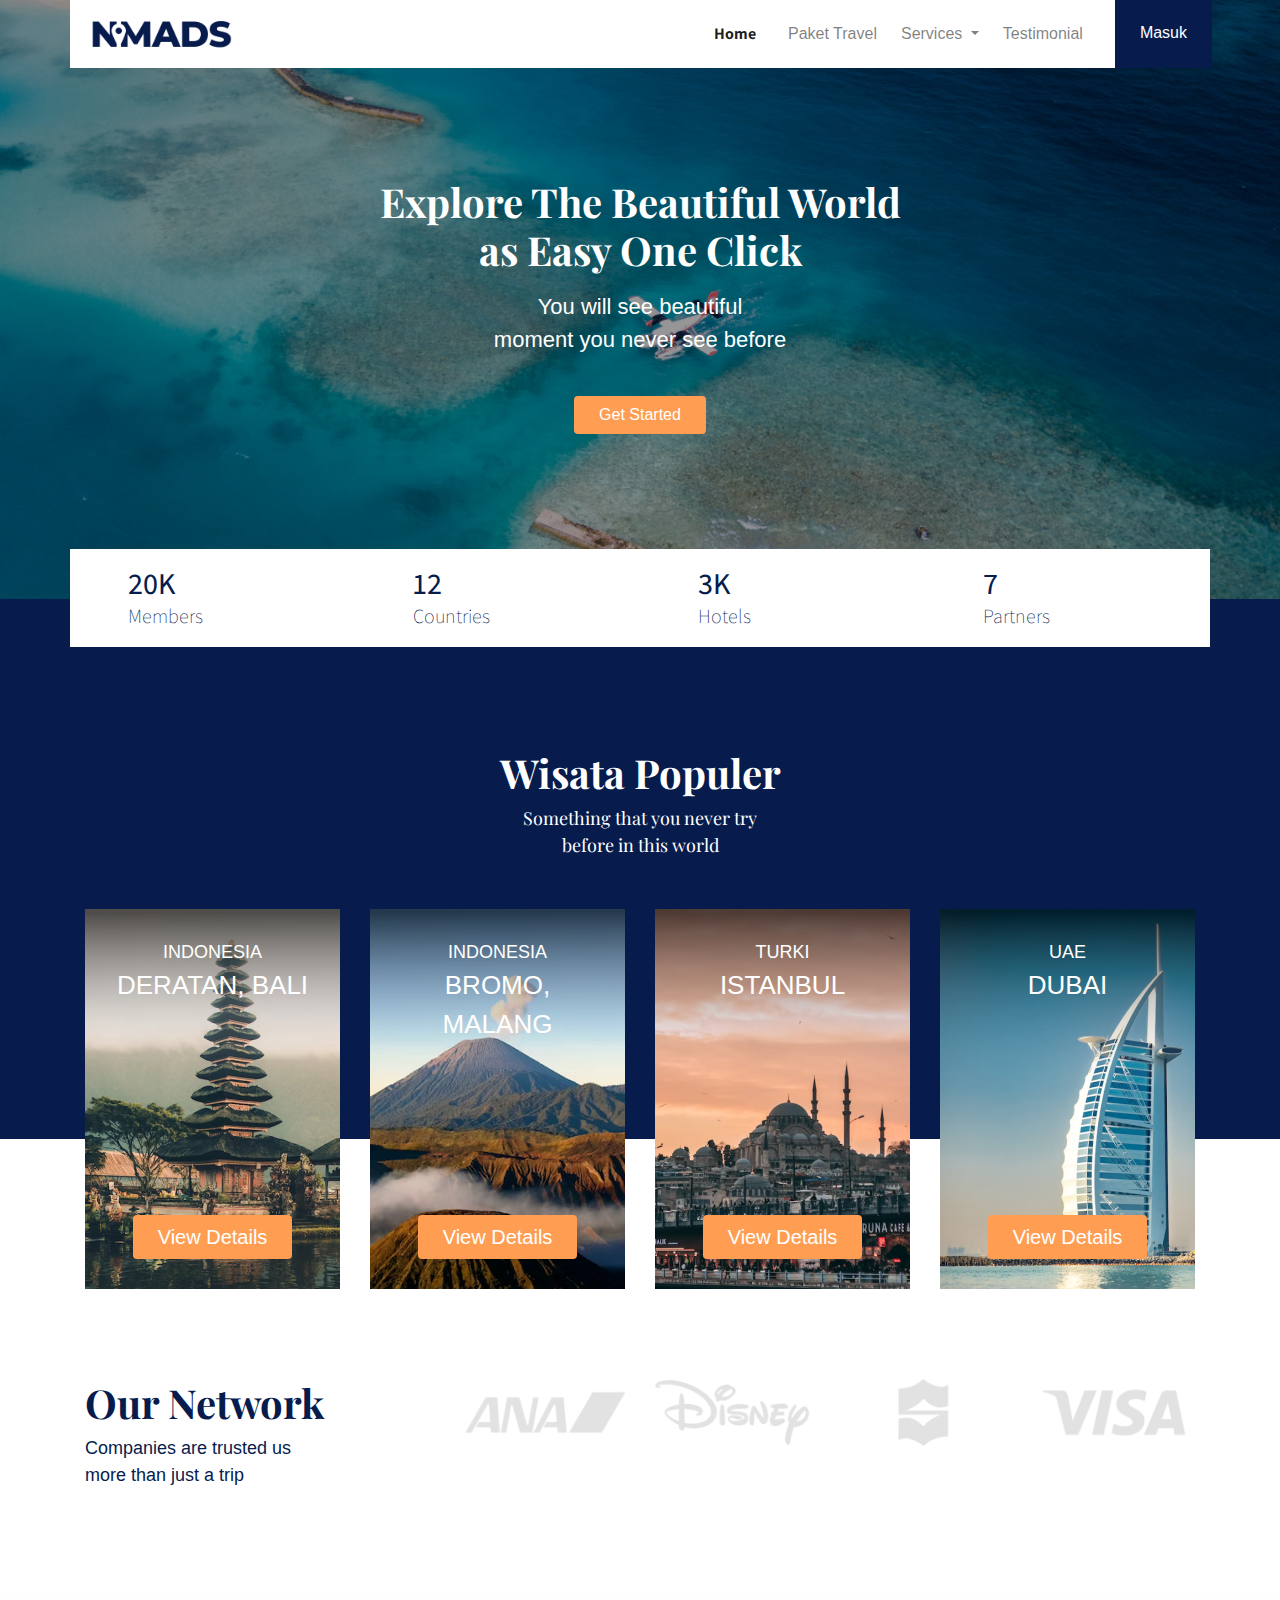
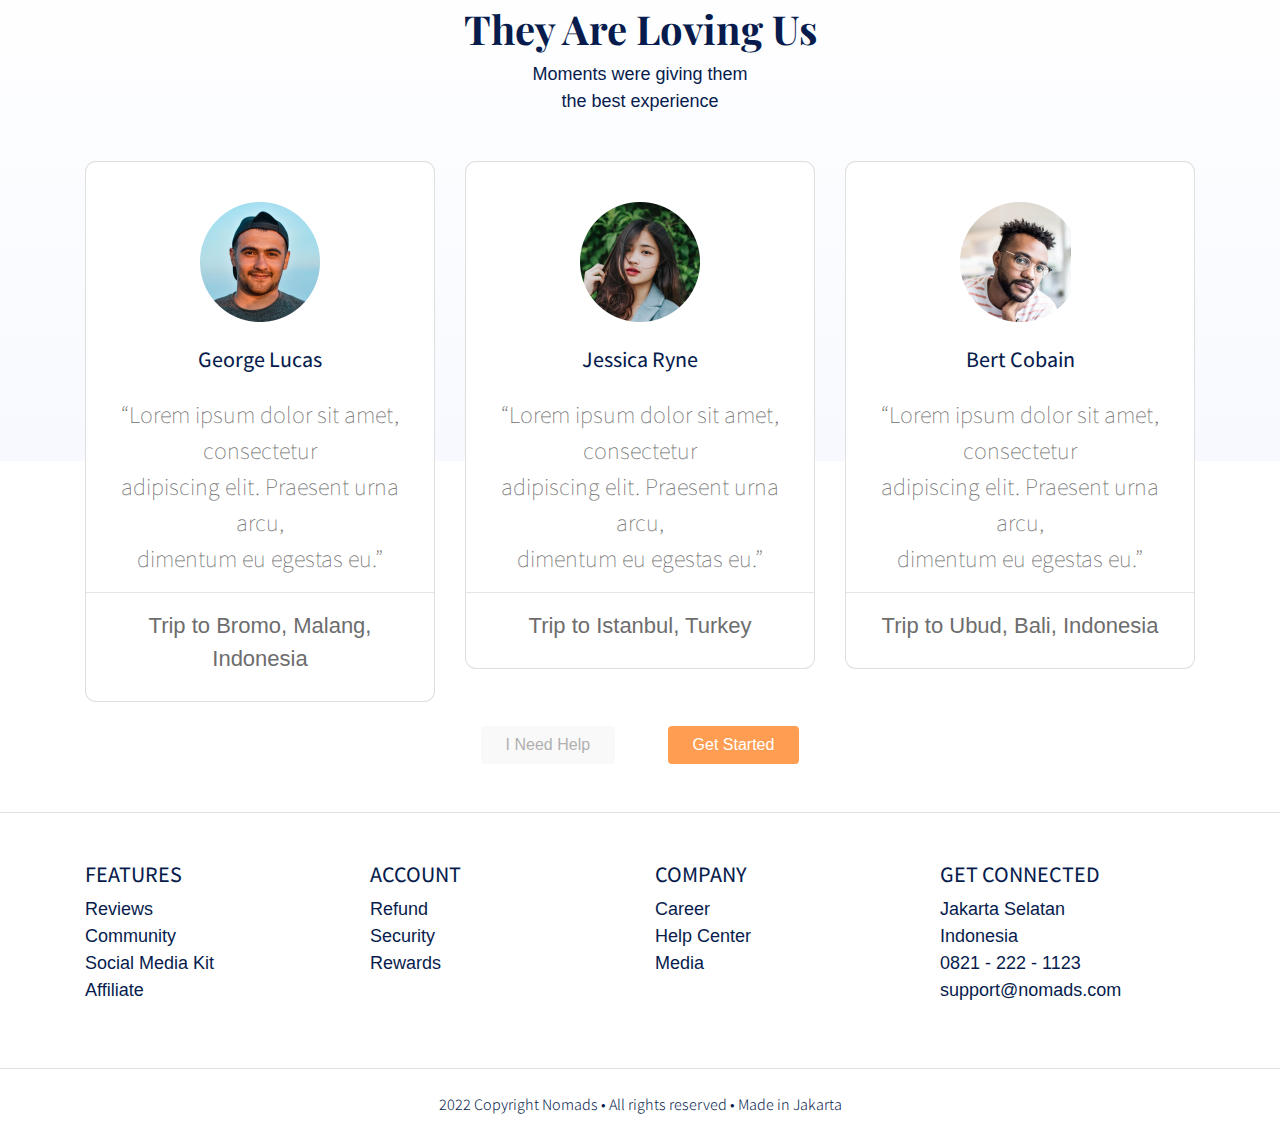
<file: index.html>
<!DOCTYPE html>
<html lang="en">
<head>
    <meta charset="UTF-8">
    <meta http-equiv="X-UA-Compatible" content="IE=edge">
    <meta name="viewport" content="width=device-width, initial-scale=1.0">
    <title>Home</title>
    

    <!-- css -->
    <link rel = "stylesheet" href="libraries/bootstrap/css/bootstrap.css">
    <!-- Karena memakai sass main.csss akan dicompile secara otomatis ke file css  -->
    <link rel ="stylesheet" href="style/main.css">

    <!-- font -->
    <link rel="preconnect" href="https://fonts.googleapis.com">
    <link rel="preconnect" href="https://fonts.gstatic.com" crossorigin>
    <link href="https://fonts.googleapis.com/css2?family=Playfair+Display:ital,wght@0,400;0,600;0,700;1,400&display=swap" rel="stylesheet">

    <link rel="preconnect" href="https://fonts.googleapis.com">
    <link rel="preconnect" href="https://fonts.gstatic.com" crossorigin>
    <link href="https://fonts.googleapis.com/css2?family=Assistant:wght@300;400;600;700&display=swap" rel="stylesheet">
</head>
<body>
        <!-- Navigation -->
    <div class="container">
        <!-- navbar class -->
        <!-- navbar expand lg adalah responsive -->
        <nav class="row navbar navbar-expand-lg navbar-light bg-white">
            <!-- add logo nomads or hero -->
            <a href="#" class="navbar-brand">
                <img src="images/logo_nomads.png" alt="logo nomads" />
            </a>
            <!-- humberger menu -->
            <!-- data-target = id dari isi humberger menu -->
            <button class="navbar-toggler navbar-toggler-right" type="button" 
            data-toggle="collapse" 
            
            data-target="#navb"
            >
                <span class="navbar-toggler-icon" ></span>
            </button>

            <!-- Manu -->
            <div class="collapse navbar-collapse" id="navb">
                <!-- ml = margin left, mr margin right -->
                <ul class="navbar-nav ml-auto mr-3">
                    <!-- Home -->
                    <!-- mx = justify /(margin left-right) -->
                    <li class="nav-item mx-md-2">
                        <a class="nav-link active" href="#">Home</a>
                    </li>
                    <!-- paket travel -->
                    <li class="nav-item mx-md-2">
                        <a class="nav-link" href="">Paket Travel</a>
                    </li>
                    <li class="nav-item dropdown">
                        <a href="#" class="nav-link dropdown-toggle" id="navbardrop" data-toggle="dropdown">
                            Services
                        </a>
                        <div class="dropdown-menu">
                            <a href="#" class="dropdown-item">link1</a>
                            <a href="#" class="dropdown-item">link2</a>
                            <a href="#" class="dropdown-item">link3</a>
                        </div>
                    </li>
                    <li class="nav-item mx-md-2">
                        <a class="nav-link" href="">Testimonial</a>
                    </li>
                </ul>

                <!-- Mobile button -->
                <!-- d-sm = display properties on small screen -->
                <form class="form-inline d-sm-block d-md-none">
                    <button class="btn btn-login  my-2 my-sm-0">Masuk</button>
                </form>
                <!-- Desktop button -->
                <form class="form-inline my-2 my-lg-0 d-none d-md-block">
                    <button class="btn btn-login btn-navbar-right my-2 my-sm-0 px-4">Masuk</button>
                </form>  

                <script src="libraries/retina-1.3.0/retina.min.js"></script>
            </div>
        </nav>
    </div>    
        <!-- Header -->
    <header class="text-center">
            <h1>Explore The Beautiful World 
                <br/>
                as Easy One Click
            </h1>
            <p class="mt-3">
                You will see beautiful 
                <br/>
                moment you never see before
            </p>
            <a href="#" class="btn btn-get-started px-4 mt-4">
                Get Started
            </a>
    </header>
        <!-- Main -->
    <main>
        <div class="container">
            <section class="section-stats row justify-content-center" id="stats">
                <div class="col-3 col-md-3 stats-detail">
                    <h2>20K</h2>
                    <p>Members</p>
                </div>
                <div class="col-3 col-md-3 stats-detail">
                    <h2>12</h2>
                    <p>Countries</p>
                </div>   
                <div class="col-3 col-md-3 stats-detail">
                    <h2>3K</h2>
                    <p>Hotels</p>
                </div> 
                <div class="col-3 col-md-3 stats-detail">
                    <h2>7</h2>
                    <p>Partners</p>
                </div>     
            </section>
        </div>

        <!-- Wisata -->
        <section class="section-popular" id="popular">
            <div class="row">
                <div class="col text-center section-popular-heading">
                    <h2>Wisata Populer</h2>
                    <p>
                        Something that you never try 
                        <br/>
                        before in this world
                    </p>
                </div>
            </div>
        </section>
        <section class="section-popular-content" id="popularContent">
            <!-- Tabel -->
            <div class="container">
                <div class="section-popular-travel row justify-content-center">
                    <div class="col-sm-6 col-md-4 col-lg-3">
                        <div class="card-travel text-center d-flex flex-column"
                        style="background-image: url(images/bali.png)">
                            <div class="travel-country">INDONESIA</div>
                            <div class="travel-location">DERATAN, BALI</div>
                            <div class="travel-button mt-auto">
                                <a href="" class="btn btn-travel-detail px-4">
                                    View Details
                                </a>
                            </div>
                        </div>
                    </div>
                    <div class="col-sm-6 col-md-4 col-lg-3">
                        <div class="card-travel text-center d-flex flex-column"
                        style="background-image: url(images/bromo.png)">
                            <div class="travel-country">INDONESIA</div>
                            <div class="travel-location">BROMO, MALANG</div>
                            <div class="travel-button mt-auto">
                                <a href="" class="btn btn-travel-detail px-4">
                                    View Details
                                </a>
                            </div>
                        </div>
                    </div>
                    <div class="col-sm-6 col-md-4 col-lg-3">
                        <div class="card-travel text-center d-flex flex-column"
                        style="background-image: url(images/istanbul.png)">
                            <div class="travel-country">TURKI</div>
                            <div class="travel-location">ISTANBUL</div>
                            <div class="travel-button mt-auto">
                                <a href="" class="btn btn-travel-detail px-4">
                                    View Details
                                </a>
                            </div>
                        </div>
                    </div>
                    <div class="col-sm-6 col-md-4 col-lg-3">
                        <div class="card-travel text-center d-flex flex-column"
                        style="background-image: url(images/dubai.png)">
                            <div class="travel-country">UAE</div>
                            <div class="travel-location">DUBAI</div>
                            <div class="travel-button mt-auto">
                                <a href="details.html" class="btn btn-travel-detail px-4">
                                    View Details
                                </a>
                            </div>
                        </div>
                    </div>
                    
                </div>
            </div>
        </section>

        <!-- Network -->
        <section class="section-network">
            <div class="container">
                <div class="row">
                    <div class="col-md-4">
                        <h2>Our Network</h2>
                        <p>Companies are trusted us 
                            <br>
                            more than just a trip
                        </p>
                    </div>
                    <div class="col-md-8">
                        <img src="images/network_partner.png" alt="" class="img-partner">
                    </div>
                </div>
            </div>
        </section>

        <!-- Testimonial -->
        <section class="section-testimonials">
            <div class="row">
                <div class="col text-center section-testimonials-heading">
                    <h2>They Are Loving Us</h2>
                    <p>
                        Moments were giving them 
                        <br>
                        the best experience
                    </p>
                </div>
            </div>
        </section>
        <section class="section-testimonials-content">
            <div class="container">
                <div class="section-testimonials-person row justify-content-center">
                    <div class="col-sm-6 col-md-6 col-lg-4">
                        <div class="card card-testimonials text-center">
                            <div class="testimonial-content">
                                <img src="images/face1.png" alt="" class="mb-4">
                                <h3 class="mb-4">George Lucas</h3>
                                <p class="testimonial">
                                    “Lorem ipsum dolor sit amet, consectetur
                                    <br>
                                    adipiscing elit. Praesent urna arcu, 
                                    <br>
                                    dimentum eu egestas eu.”
                                </p>
                                <hr>
                                <p class="trip-to mt-2">Trip to Bromo, Malang, Indonesia</p>
                            </div>
                        </div>
                    </div>
                    <div class="col-sm-6 col-md-6 col-lg-4">
                        <div class="card card-testimonials text-center">
                            <div class="testimonial-content">
                                <img src="images/face2.png" alt="" class="mb-4">
                                <h3 class="mb-4">Jessica Ryne</h3>
                                <p class="testimonial">
                                    “Lorem ipsum dolor sit amet, consectetur
                                    <br>
                                    adipiscing elit. Praesent urna arcu, 
                                    <br>
                                    dimentum eu egestas eu.”
                                </p>
                                <hr>
                                <p class="trip-to mt-2">Trip to Istanbul,  Turkey</p>
                            </div>
                        </div>
                    </div>
                    <div class="col-sm-6 col-md-6 col-lg-4">
                        <div class="card card-testimonials text-center">
                            <div class="testimonial-content">
                                <img src="images/face3.png" alt="" class="mb-4">
                                <h3 class="mb-4">Bert Cobain</h3>
                                <p class="testimonial">
                                    “Lorem ipsum dolor sit amet, consectetur
                                    <br>
                                    adipiscing elit. Praesent urna arcu, 
                                    <br>
                                    dimentum eu egestas eu.”
                                </p>
                                <hr>
                                <p class="trip-to mt-2">Trip to Ubud, Bali, Indonesia</p>
                            </div>
                        </div>
                    </div>
                    
                </div>
                <div class="row">
                    <div class="col-12 text-center">
                        <a href="" class="btn help-btn mx-4 mt-1 px-4">I Need Help</a>
                        <a href="" class="btn get-started-btn mx-4 mt-1 px-4">Get Started</a>
                    </div>
                </div>
            </div>
        </section>
    </main>
    <!-- Footer -->
    <footer class="section-footer mt-5 mb-4 border-top">
        <div class="container pt-5 pb-5">
            <div class="row justify-content-center">
                <div class="col-12">
                    <div class="row">
                        <div class="col-12 col-lg-3">
                            <h5>FEATURES</h5>
                            <ul class="list-unstyled">
                                <li><a href="">Reviews</a></li>
                                <li><a href="">Community</a></li>
                                <li><a href="">Social Media Kit</a></li>
                                <li><a href="">Affiliate</a></li>
                            </ul>
                        </div>
                        <div class="col-12 col-lg-3">
                            <h5>ACCOUNT</h5>
                            <ul class="list-unstyled">
                                <li><a href="">Refund</a></li>
                                <li><a href="">Security</a></li>
                                <li><a href="">Rewards</a></li>
                            </ul>
                        </div>
                        <div class="col-12 col-lg-3">
                            <h5>COMPANY</h5>
                            <ul class="list-unstyled">
                                <li><a href="">Career</a></li>
                                <li><a href="">Help Center</a></li>
                                <li><a href="">Media</a></li>
                            </ul>
                        </div>
                        <div class="col-12 col-lg-3">
                            <h5>GET CONNECTED</h5>
                            <ul class="list-unstyled">
                                <li><a href="">Jakarta Selatan</a></li>
                                <li><a href="">Indonesia</a></li>
                                <li><a href="">0821 - 222 - 1123</a></li>
                                <li><a href="">support@nomads.com</a></li>
                            </ul>
                        </div>
                    </div>
                </div>
                
            </div>

        </div>
        <div class="container-fluid">
            <div class="row border-top justify-content-center align-items-center pt-4">
                <div class="col-auto text-gray-500 font-weight-light">
                    2022 Copyright Nomads • All rights reserved • Made in Jakarta 
                </div>
            </div>
        </div>
    </footer>

    
    <script src="libraries/retina-1.3.0/retina.min.js"></script>
    <script src="libraries/jquery-3.6.4.min.js"></script>
    <script src="script/bootstrap.js"></script>
</body>
</html>
</file>
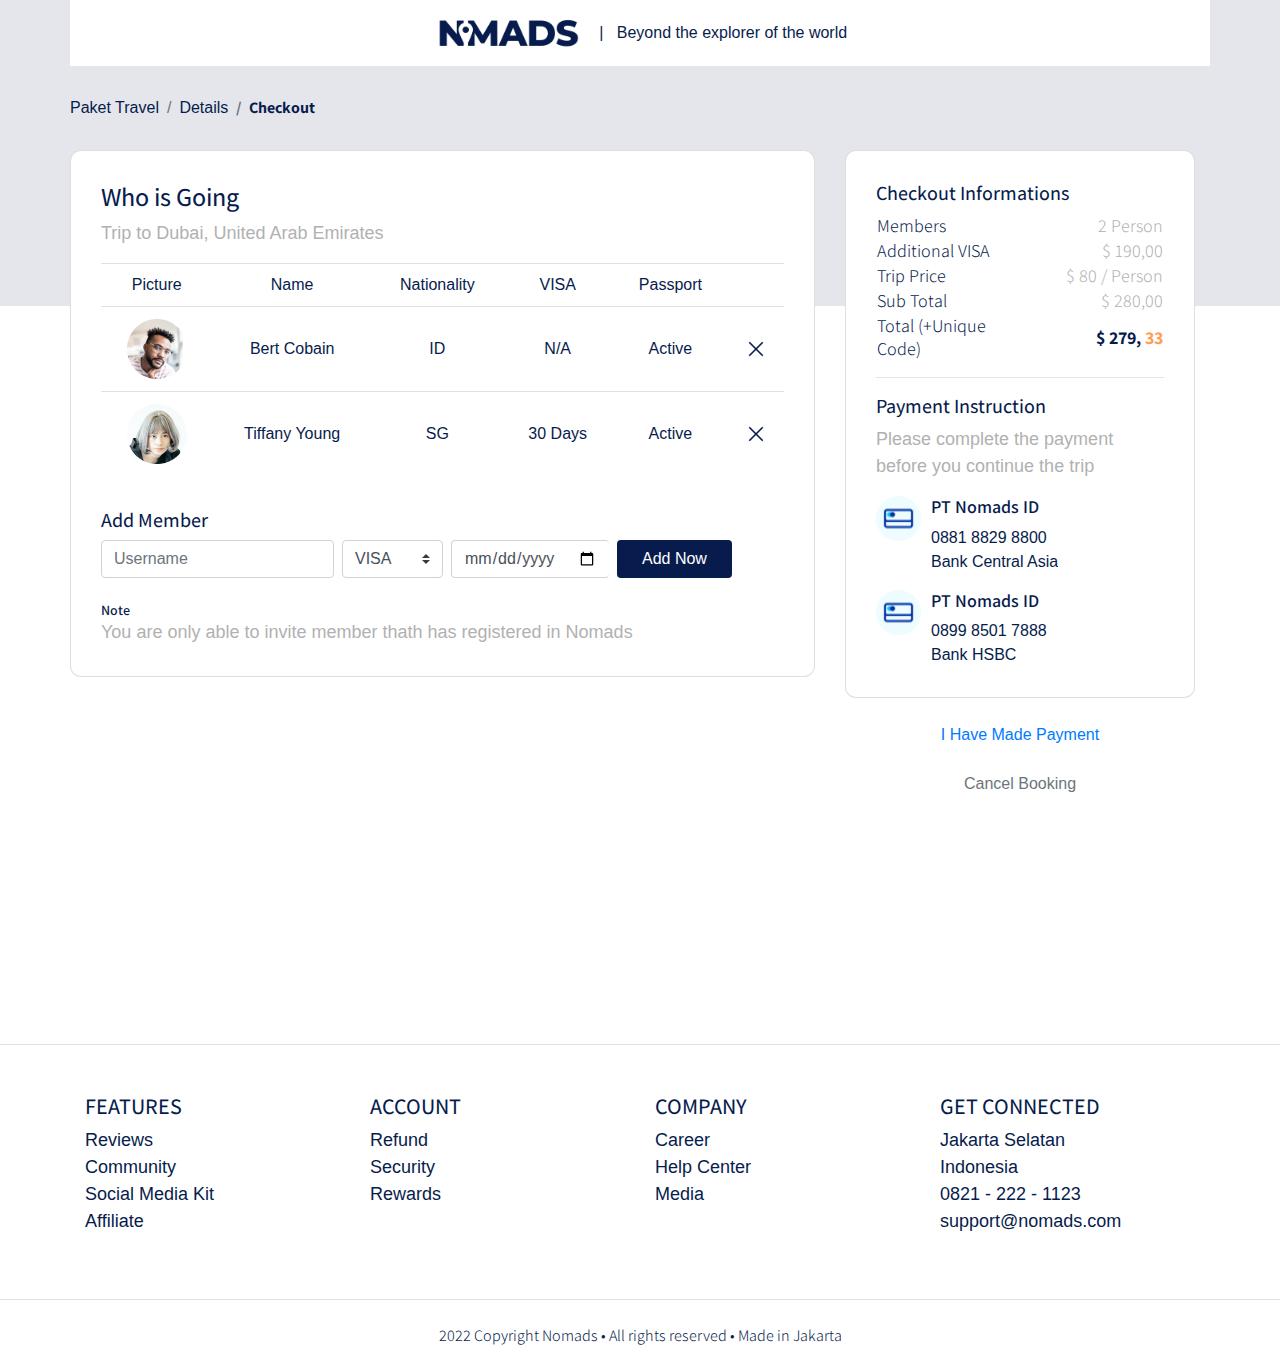
<file: checkout.html>
<!DOCTYPE go>
<html lang="en">
<head>
    <meta charset="UTF-8">
    <meta http-equiv="X-UA-Compatible" content="IE=edge">
    <meta name="viewport" content="width=device-width, initial-scale=1.0">
    <title>Checkout</title>
    

    <!-- css -->
    <link rel = "stylesheet" href="libraries/bootstrap/css/bootstrap.css">
    <link rel ="stylesheet" href="style/main.css">
    <link rel="stylesheet" href="libraries/xzoom/xzoom.css">

    <!-- font -->
    <link rel="preconnect" href="https://fonts.googleapis.com">
    <link rel="preconnect" href="https://fonts.gstatic.com" crossorigin>
    <link href="https://fonts.googleapis.com/css2?family=Playfair+Display:ital,wght@0,400;0,600;0,700;1,400&display=swap" rel="stylesheet">

    <link rel="preconnect" href="https://fonts.googleapis.com">
    <link rel="preconnect" href="https://fonts.gstatic.com" crossorigin>
    <link href="https://fonts.googleapis.com/css2?family=Assistant:wght@300;400;600;700&display=swap" rel="stylesheet">
</head>
<body>
        <!-- Navigation -->
    <div class="container">
        <!-- navbar class -->
        <!-- navbar expand lg adalah responsive -->
        <nav class="row navbar navbar-expand-lg navbar-light bg-white">
            <div class="navbar-nav ml-auto mr-auto mr-sm-auto mr-lg-0 mr-md-auto">
                <a href="index.html" class="navbar-brand">
                    <img src="images/logo_nomads.png">
                </a>
            </div>    
            <ul class="navbar-nav mr-auto d-none d-lg-block">
                <li>
                    <span class="test-muted">
                        | &nbsp; Beyond the explorer of the world
                    </span>
                </li>
            </ul>        
        </nav>
    </div>    
    
    <!-- Main -->
    <main>
        <section class="section-details-header"></section>
        <section class="section-details-content">
            <div class="container">
                <div class="row">
                    <div class="col p-0">
                        <nav>
                            <ol class="breadcrumb">
                                <li class="breadcrumb-item">Paket Travel</li>
                                <li class="breadcrumb-item">Details</li>
                                <li class="breadcrumb-item active">Checkout</li>
                            </ol>
                        </nav>
                    </div>
                </div>
                <div class="row">
                    <div class="col-lg-8 pl-lg-0">
                        <div class="card card-details">
                            <h1>Who is Going</h1>
                            <p>Trip to Dubai, United Arab Emirates</p>
                            <div class="attendee">
                                <table class="table table-responsive-sm text-center">
                                    <thead>
                                        <tr>
                                            <td >Picture</td>
                                            <td>Name</td>
                                            <td>Nationality</td>
                                            <td>VISA</td>
                                            <td>Passport</td>
                                            <td></td>
                                        </tr>
                                    </thead>
                                    <tbody>
                                        <thead>
                                            <tr >
                                                <td class="align-middle"><img src="images/attendee1.png" alt=""></td>
                                                <td class="align-middle">Bert Cobain</td>
                                                <td class="align-middle">ID</td>
                                                <td class="align-middle">N/A</td>
                                                <td class="align-middle">Active</td>
                                                <td class="align-middle">
                                                    <a href="">
                                                        <img src="images/iccon_remove 1.png" alt="">
                                                    </a>
                                                </td>
                                            </tr>
                                            <tr>
                                                <td class="align-middle"><img src="images/attendee2.png" alt=""></td>
                                                <td class="align-middle">Tiffany Young</td>
                                                <td class="align-middle">SG</td>
                                                <td class="align-middle">30 Days</td>
                                                <td class="align-middle">Active</td>
                                                <td class="align-middle">
                                                    <a href="">
                                                        <img src="images/iccon_remove 1.png" alt="">
                                                    </a>
                                                </td>
                                            </tr>
                                        </thead>
                                    </tbody>

                                </table>
                            </div>
                            <div class="member mt-3">
                                <h2>Add Member</h2>
                                <form class="form-inline">
                                    <label for="inputUsername" class="sr-only">Name</label>
                                    <input type="text" class="form-control mb-2 mr-sm-2" id="inputUsername" placeholder="Username">
                                    <label for="inputVisa" class="sr-only">VISA</label>
                                    <select name="" id="" class="custom-select mb-2 mr-sm-2">
                                        <option value="VISA" selected>VISA</option>
                                        <option value="30 Days">30 Days</option>
                                        <option value="N/A">N/A</option>
                                    </select>
                                    <label for="inputDOE" class="sr-only">InputDOE</label>
                                    <input type="date" class="form-control mb-2 mr-sm-2" id="inputDOE" placeholder="DOE Password">
                                    <button class="btn btn-add-now mb-2 px-4">
                                        Add Now
                                    </button>
                                </form>
                                <h3 class="mt-2 mb-0">Note</h3>
                                <p class="disclaimer mb-0">You are only able to invite member thath has registered in Nomads</p>
                            </div>
                        </div>
                    </div>
                    <div class="col-lg-4">
                        <div class="card card-details card-right">
                            <h2>Checkout Informations</h2>
                            <table class="trip-informations">
                                <tr>
                                    <th width="50%">Members</th>
                                    <td width="50%" class="text-right">
                                        2 Person
                                    </td>
                                </tr>
                                <tr>
                                    <th width="50%">Additional VISA</th>
                                    <td width="50%" class="text-right">
                                        $ 190,00
                                    </td>
                                </tr>
                                <tr>
                                    <th width="50%">Trip Price</th>
                                    <td width="50%" class="text-right">
                                        $ 80 / Person
                                    </td>
                                </tr>
                                <tr>
                                    <th width="50%">Sub Total</th>
                                    <td width="50%" class="text-right">
                                        $ 280,00
                                    </td>
                                </tr>
                                <tr>
                                    <th width="50%">Total (+Unique Code)</th>
                                    <td width="50%" class="text-right text-total">
                                        <span class="blue-text">$ 279,</span>
                                        <span class="orange-text">33</span>
                                    </td>
                                </tr>
                            </table>
                            <hr>
                            <h2>Payment Instruction</h2>
                            <p class="payment-instruction">
                                Please complete the payment before you continue the trip
                            </p>
                            <div class="bank">
                                <div class="bank-item pb-3">
                                    <img
                                      src="images/icon_payment.png"
                                      alt=""
                                      class="bank-image"
                                    />
                                    <div class="description">
                                      <h3>PT Nomads ID</h3>
                                      <p>
                                        0881 8829 8800
                                        <br />
                                        Bank Central Asia
                                      </p>
                                    </div>
                                    <div class="clearfix"></div>
                                  </div>
                                  <div class="bank-item">
                                    <img
                                      src="images/icon_payment.png"
                                      alt=""
                                      class="bank-image"
                                    />
                                    <div class="description">
                                      <h3>PT Nomads ID</h3>
                                      <p>
                                        0899 8501 7888
                                        <br />
                                        Bank HSBC
                                      </p>
                                    </div>
                                    <div class="clearfix"></div>
                                  </div>
                            </div>
                        </div>
                        <div class="join-container">
                            <a href="success.html" class="btn btn-block btn-join-now mt-3 py-2">I Have Made Payment</a>
                        </div>
                        <div class="text-center mt-3">
                            <a href="" class="text-muted">Cancel Booking</a>
                        </div>
                    </div>
                </div>
            </div>
        </section>
    </main>

    <!-- Footer -->
    <footer class="section-footer mt-5 mb-4 border-top">
        <div class="container pt-5 pb-5">
            <div class="row justify-content-center">
                <div class="col-12">
                    <div class="row">
                        <div class="col-12 col-lg-3">
                            <h5>FEATURES</h5>
                            <ul class="list-unstyled">
                                <li><a href="">Reviews</a></li>
                                <li><a href="">Community</a></li>
                                <li><a href="">Social Media Kit</a></li>
                                <li><a href="">Affiliate</a></li>
                            </ul>
                        </div>
                        <div class="col-12 col-lg-3">
                            <h5>ACCOUNT</h5>
                            <ul class="list-unstyled">
                                <li><a href="">Refund</a></li>
                                <li><a href="">Security</a></li>
                                <li><a href="">Rewards</a></li>
                            </ul>
                        </div>
                        <div class="col-12 col-lg-3">
                            <h5>COMPANY</h5>
                            <ul class="list-unstyled">
                                <li><a href="">Career</a></li>
                                <li><a href="">Help Center</a></li>
                                <li><a href="">Media</a></li>
                            </ul>
                        </div>
                        <div class="col-12 col-lg-3">
                            <h5>GET CONNECTED</h5>
                            <ul class="list-unstyled">
                                <li><a href="">Jakarta Selatan</a></li>
                                <li><a href="">Indonesia</a></li>
                                <li><a href="">0821 - 222 - 1123</a></li>
                                <li><a href="">support@nomads.com</a></li>
                            </ul>
                        </div>
                    </div>
                </div>
                
            </div>

        </div>
        <div class="container-fluid">
            <div class="row border-top justify-content-center align-items-center pt-4">
                <div class="col-auto text-gray-500 font-weight-light">
                    2022 Copyright Nomads • All rights reserved • Made in Jakarta 
                </div>
            </div>
        </div>
    </footer>
    
    
    <script src="libraries/retina-1.3.0/retina.min.js"></script>
    <script src="libraries/jquery-3.6.4.min.js"></script>
    <script src="script/bootstrap.js"></script>
    <script src="libraries/xzoom/xzoom.min.js"></script>
    <script>
        $(document).ready(function() {
            $('.xzoom, .xzoom-gallery').xzoom({
                zoomWidth: 500,
                title:false,
                tint: '#333',
                xoffset: 15
            });
        });
    </script>
</body>
</html>
</file>
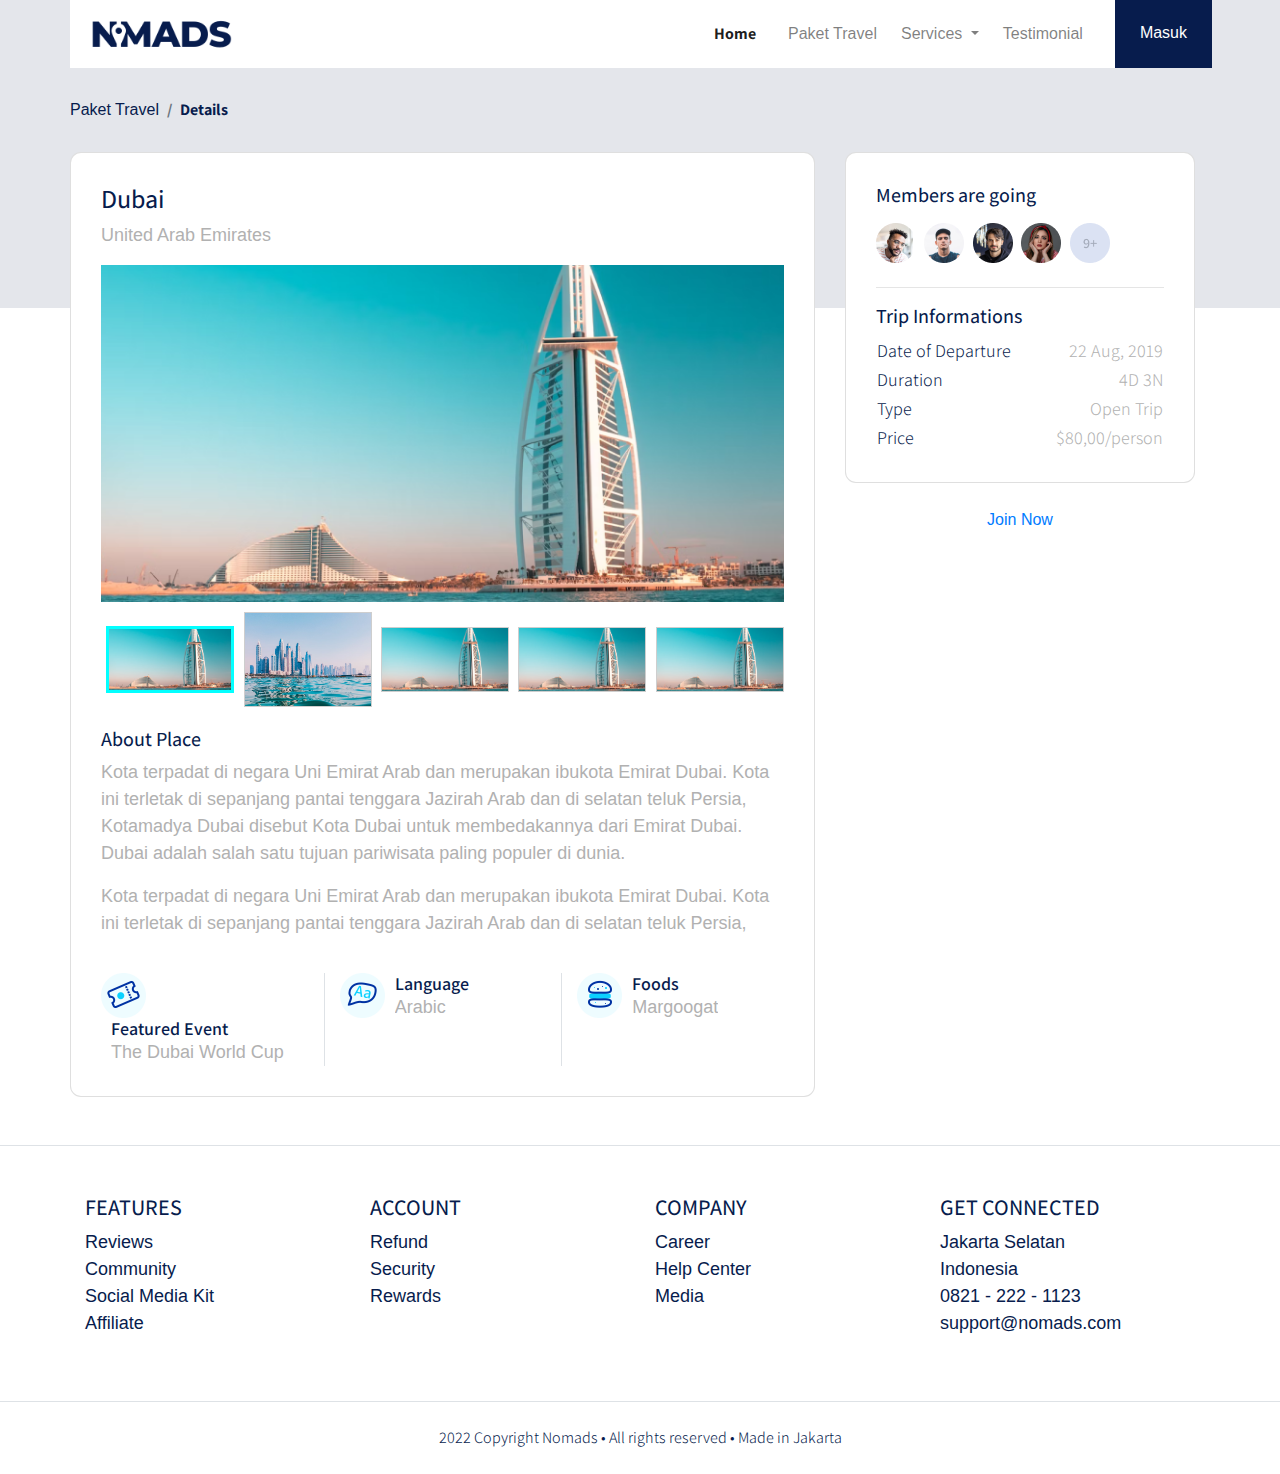
<file: details.html>
<!DOCTYPE html>
<html lang="en">
<head>
    <meta charset="UTF-8">
    <meta http-equiv="X-UA-Compatible" content="IE=edge">
    <meta name="viewport" content="width=device-width, initial-scale=1.0">
    <title>Details</title>
    

    <!-- css -->
    <link rel = "stylesheet" href="libraries/bootstrap/css/bootstrap.css">
    <link rel ="stylesheet" href="style/main.css">
    <link rel="stylesheet" href="libraries/xzoom/xzoom.css">

    <!-- font -->
    <link rel="preconnect" href="https://fonts.googleapis.com">
    <link rel="preconnect" href="https://fonts.gstatic.com" crossorigin>
    <link href="https://fonts.googleapis.com/css2?family=Playfair+Display:ital,wght@0,400;0,600;0,700;1,400&display=swap" rel="stylesheet">

    <link rel="preconnect" href="https://fonts.googleapis.com">
    <link rel="preconnect" href="https://fonts.gstatic.com" crossorigin>
    <link href="https://fonts.googleapis.com/css2?family=Assistant:wght@300;400;600;700&display=swap" rel="stylesheet">
</head>
<body>
        <!-- Navigation -->
    <div class="container">
        <!-- navbar class -->
        <!-- navbar expand lg adalah responsive -->
        <nav class="row navbar navbar-expand-lg navbar-light bg-white">
            <!-- add logo nomads or hero -->
            <a href="#" class="navbar-brand">
                <img src="images/logo_nomads.png" alt="logo nomads" />
            </a>
            <!-- humberger menu -->
            <!-- data-target = id dari isi humberger menu -->
            <button class="navbar-toggler navbar-toggler-right" type="button" 
            data-toggle="collapse" 
            
            data-target="#navb"
            >
                <span class="navbar-toggler-icon" ></span>
            </button>

            <!-- Manu -->
            <div class="collapse navbar-collapse" id="navb">
                <!-- ml = margin left, mr margin right -->
                <ul class="navbar-nav ml-auto mr-3">
                    <!-- Home -->
                    <!-- mx = justify /(margin left-right) -->
                    <li class="nav-item mx-md-2">
                        <a class="nav-link active" href="#">Home</a>
                    </li>
                    <!-- paket travel -->
                    <li class="nav-item mx-md-2">
                        <a class="nav-link" href="">Paket Travel</a>
                    </li>
                    <li class="nav-item dropdown">
                        <a href="#" class="nav-link dropdown-toggle" id="navbardrop" data-toggle="dropdown">
                            Services
                        </a>
                        <div class="dropdown-menu">
                            <a href="#" class="dropdown-item">link1</a>
                            <a href="#" class="dropdown-item">link2</a>
                            <a href="#" class="dropdown-item">link3</a>
                        </div>
                    </li>
                    <li class="nav-item mx-md-2">
                        <a class="nav-link" href="">Testimonial</a>
                    </li>
                </ul>

                <!-- Mobile button -->
                <!-- d-sm = display properties on small screen -->
                <form class="form-inline d-sm-block d-md-none">
                    <button class="btn btn-login  my-2 my-sm-0">Masuk</button>
                </form>
                <!-- Desktop button -->
                <form class="form-inline my-2 my-lg-0 d-none d-md-block">
                    <button class="btn btn-login btn-navbar-right my-2 my-sm-0 px-4">Masuk</button>
                </form>  

                <script src="libraries/retina-1.3.0/retina.min.js"></script>
            </div>
        </nav>
    </div>    
    
    <!-- Main -->
    <main>
        <section class="section-details-header"></section>
        <section class="section-details-content">
            <div class="container">
                <div class="row">
                    <div class="col p-0">
                        <nav>
                            <ol class="breadcrumb">
                                <li class="breadcrumb-item">Paket Travel</li>
                                <li class="breadcrumb-item active">Details</li>
                            </ol>
                        </nav>
                    </div>
                </div>
                <div class="row">
                    <div class="col-lg-8 pl-lg-0">
                        <div class="card card-details">
                            <h1>Dubai</h1>
                            <p>United Arab Emirates</p>
                            <div class="gallery">
                                <div class="xzoom-container">
                                    <img src="images/featured-img-dubai.png" class="xzoom" id="xzoom-default" xoriginal="images/featured-img-dubai.png"
                                    />
                                    <div class="xzoom-thumbs">
                                        <a href="images/featured-img-dubai.png">
                                            <img src="images/featured-img-dubai.png" class="xzoom-gallery" width="128"
                                            xpreview ="images/featured-img-dubai.png">
                                        </a>
                                        <a href="images/featured-img-dubai2.png">
                                            <img src="images/featured-img-dubai2.png" class="xzoom-gallery" width="128" xpreview ="images/featured-img-dubai.png">
                                        </a>
                                        <a href="images/featured-img-dubai.png">
                                            <img src="images/featured-img-dubai.png" class="xzoom-gallery" width="128">
                                        </a>
                                        <a href="images/featured-img-dubai.png">
                                            <img src="images/featured-img-dubai.png" class="xzoom-gallery" width="128" xpreview ="images/featured-img-dubai.png">
                                        </a>
                                        <a href="images/featured-img-dubai.png">
                                            <img src="images/featured-img-dubai.png" class="xzoom-gallery" width="128" xpreview ="images/featured-img-dubai.png">
                                        </a>
                                    </div>
                                </div>
                                
                            </div>
                            <h2>About Place</h2>
                            <p>Kota terpadat di negara Uni Emirat Arab dan merupakan ibukota Emirat Dubai. Kota ini terletak
                                 di sepanjang pantai tenggara Jazirah Arab dan di selatan teluk Persia, Kotamadya Dubai disebut Kota Dubai untuk membedakannya dari Emirat Dubai. Dubai adalah salah 
                                satu tujuan pariwisata paling populer di dunia.
                            </p>
                            <p>
                                Kota terpadat di negara Uni Emirat Arab dan merupakan ibukota Emirat Dubai. Kota ini terletak di sepanjang pantai tenggara Jazirah Arab dan di selatan teluk Persia,
                            </p>
                            <div class="features row">
                                <div class="col-md-4">
                                    <img src="images/icon_event.png" alt="" class="features-image">
                                    <div class="description">
                                        <h3>Featured Event</h3>
                                        <p>The Dubai World Cup</p>
                                    </div>
                                </div>
                                <div class="col-md-4 border-left">
                                    <img src="images/icon_language.png" alt="" class="features-image">
                                    <div class="description">
                                        <h3>Language</h3>
                                        <p>Arabic</p>
                                    </div>
                                </div>
                                <div class="col-md-4 border-left">
                                    <img src="images/icon_food.png" alt="" class="features-image">
                                    <div class="description">
                                        <h3>Foods</h3>
                                        <p>Margoogat</p>
                                    </div>
                                </div>
                            </div>
                        </div>
                    </div>
                    <div class="col-lg-4">
                        <div class="card card-details card-right">
                            <h2>Members are going</h2>
                            <div class="members my-2">
                                <img src="images/member1.png" class="member-img mr-1">
                                <img src="images/member2.png" class="member-img mr-1">
                                <img src="images/member3.png" class="member-img mr-1">
                                <img src="images/member4.png" class="member-img mr-1">
                                <img src="images/member5.png" class="member-img mr-1">
                            </div>
                            <hr>
                            <h2>Trip Informations</h2>
                            <table class="trip-informations">
                                <tr>
                                    <th width="50%">Date of Departure</th>
                                    <td width="50%" class="text-right">
                                        22 Aug, 2019
                                    </td>
                                </tr>
                                <tr>
                                    <th width="50%">Duration</th>
                                    <td width="50%" class="text-right">
                                        4D 3N
                                    </td>
                                </tr>
                                <tr>
                                    <th width="50%">Type</th>
                                    <td width="50%" class="text-right">
                                        Open Trip
                                    </td>
                                </tr>
                                <tr>
                                    <th width="50%">Price</th>
                                    <td width="50%" class="text-right">
                                        $80,00/person
                                    </td>
                                </tr>
                            </table>
                        </div>
                        <div class="join-container">
                            <a href="checkout.html" class="btn btn-block btn-join-now mt-3 py-2">Join Now</a>
                        </div>
                    </div>
                </div>
            </div>
        </section>
    </main>

    <!-- Footer -->
    <footer class="section-footer mt-5 mb-4 border-top">
        <div class="container pt-5 pb-5">
            <div class="row justify-content-center">
                <div class="col-12">
                    <div class="row">
                        <div class="col-12 col-lg-3">
                            <h5>FEATURES</h5>
                            <ul class="list-unstyled">
                                <li><a href="">Reviews</a></li>
                                <li><a href="">Community</a></li>
                                <li><a href="">Social Media Kit</a></li>
                                <li><a href="">Affiliate</a></li>
                            </ul>
                        </div>
                        <div class="col-12 col-lg-3">
                            <h5>ACCOUNT</h5>
                            <ul class="list-unstyled">
                                <li><a href="">Refund</a></li>
                                <li><a href="">Security</a></li>
                                <li><a href="">Rewards</a></li>
                            </ul>
                        </div>
                        <div class="col-12 col-lg-3">
                            <h5>COMPANY</h5>
                            <ul class="list-unstyled">
                                <li><a href="">Career</a></li>
                                <li><a href="">Help Center</a></li>
                                <li><a href="">Media</a></li>
                            </ul>
                        </div>
                        <div class="col-12 col-lg-3">
                            <h5>GET CONNECTED</h5>
                            <ul class="list-unstyled">
                                <li><a href="">Jakarta Selatan</a></li>
                                <li><a href="">Indonesia</a></li>
                                <li><a href="">0821 - 222 - 1123</a></li>
                                <li><a href="">support@nomads.com</a></li>
                            </ul>
                        </div>
                    </div>
                </div>
                
            </div>

        </div>
        <div class="container-fluid">
            <div class="row border-top justify-content-center align-items-center pt-4">
                <div class="col-auto text-gray-500 font-weight-light">
                    2022 Copyright Nomads • All rights reserved • Made in Jakarta 
                </div>
            </div>
        </div>
    </footer>
    
    
    <script src="libraries/retina-1.3.0/retina.min.js"></script>
    <script src="libraries/jquery-3.6.4.min.js"></script>
    <script src="script/bootstrap.js"></script>
    <script src="libraries/xzoom/xzoom.min.js"></script>
    <script>
        $(document).ready(function() {
            $('.xzoom, .xzoom-gallery').xzoom({
                zoomWidth: 500,
                title:false,
                tint: '#333',
                xoffset: 15
            });
        });
    </script>
</body>
</html>
</file>
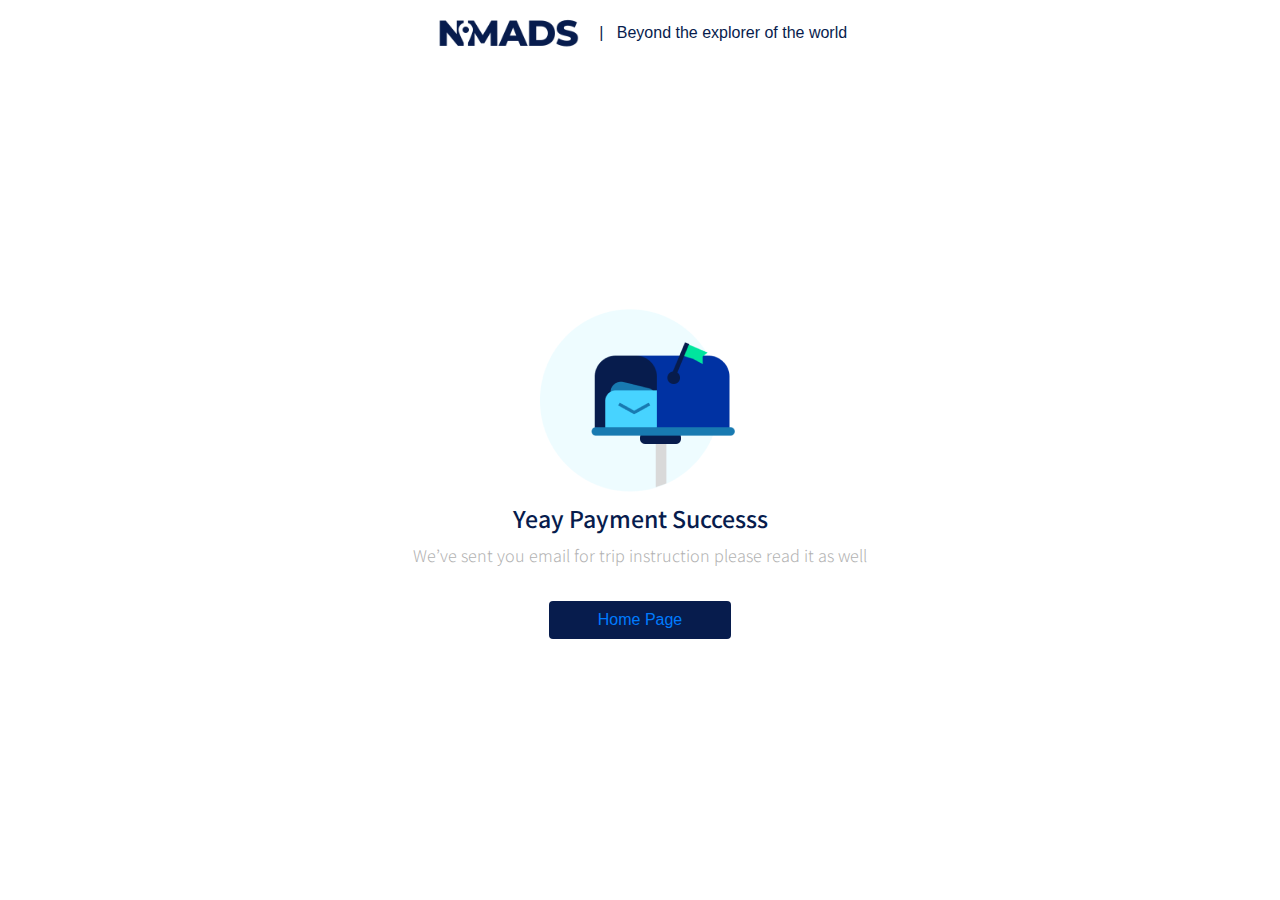
<file: success.html>
<!DOCTYPE go>
<html lang="en">
<head>
    <meta charset="UTF-8">
    <meta http-equiv="X-UA-Compatible" content="IE=edge">
    <meta name="viewport" content="width=device-width, initial-scale=1.0">
    <title>Success</title>
    

    <!-- css -->
    <link rel = "stylesheet" href="libraries/bootstrap/css/bootstrap.css">
    <link rel ="stylesheet" href="style/main.css">
    <link rel="stylesheet" href="libraries/xzoom/xzoom.css">

    <!-- font -->
    <link rel="preconnect" href="https://fonts.googleapis.com">
    <link rel="preconnect" href="https://fonts.gstatic.com" crossorigin>
    <link href="https://fonts.googleapis.com/css2?family=Playfair+Display:ital,wght@0,400;0,600;0,700;1,400&display=swap" rel="stylesheet">

    <link rel="preconnect" href="https://fonts.googleapis.com">
    <link rel="preconnect" href="https://fonts.gstatic.com" crossorigin>
    <link href="https://fonts.googleapis.com/css2?family=Assistant:wght@300;400;600;700&display=swap" rel="stylesheet">
</head>
<body>
        <!-- Navigation -->
    <div class="container">
        <!-- navbar class -->
        <!-- navbar expand lg adalah responsive -->
        <nav class="row navbar navbar-expand-lg navbar-light bg-white">
            <div class="navbar-nav ml-auto mr-auto mr-sm-auto mr-lg-0 mr-md-auto">
                <a href="index.html" class="navbar-brand">
                    <img src="images/logo_nomads.png">
                </a>
            </div>    
            <ul class="navbar-nav mr-auto d-none d-lg-block">
                <li>
                    <span class="test-muted">
                        | &nbsp; Beyond the explorer of the world
                    </span>
                </li>
            </ul>        
        </nav>
    </div>    
    
    <!-- Main -->
    <main>
        <div class="section-success d-flex align-items-center">
            <div class="col text-center">
                <img src="images/icon_mailbox.png" alt="">
                <h2>Yeay Payment Successs</h2>
                <p>We’ve sent you email for trip
                    instruction please read it as well</p>
                <div class="btn home-button mt-3 px-5">
                    <a href="index.html">
                        Home Page
                    </a>
                </div> 
            </div>   
        </div>
    </main>   
    
    <script src="libraries/retina-1.3.0/retina.min.js"></script>
    <script src="libraries/jquery-3.6.4.min.js"></script>
    <script src="script/bootstrap.js"></script>
    <script src="libraries/xzoom/xzoom.min.js"></script>
    <script>
        $(document).ready(function() {
            $('.xzoom, .xzoom-gallery').xzoom({
                zoomWidth: 500,
                title:false,
                tint: '#333',
                xoffset: 15
            });
        });
    </script>
</body>
</html>
</file>
<file: style/main.css>
body {
  background-color: #FFFFFF;
  font-family: "Assistant", sans-serif;
  color: #071C4D;
}

.navbar-brand img {
  max-height: 40px;
}

.btn-navbar-right {
  margin-top: -10px !important;
  margin-bottom: -8px !important;
  margin-right: -18px !important;
  height: 70px;
  border-radius: 0;
}

@font-face {
  font-family: Assistant;
  src: url("C:/Users/acer/Documents/BWA/nomads template/frontend/font/Assistant/Assistant-Regular.ttf");
}
.navbar-nav .nav-link {
  color: #071C4D;
}
.navbar-nav .nav-link.active {
  color: #071C4D;
  font-weight: bold;
}

.btn-login {
  background-color: #071C4D;
  color: #FFFFFF;
}
.btn-login:hover {
  background-color: #193574;
  color: #FFFFFF;
}

header {
  margin-top: -70px;
  padding: 180px 0 165px;
  background-image: url("../images/banner.png");
  background-size: cover;
}
header h1,
header p {
  color: #fff;
}
header h1 {
  font-family: "Playfair Display", serif;
  font-weight: bold;
}
header p {
  font-size: 22px;
}
header .btn-get-started {
  background-color: #FF9E53;
  color: #fff;
}
header .btn-get-started:hover {
  color: #fff;
  background-color: #ffad6f;
}

.section-stats {
  margin-top: -50px;
}
.section-stats .stats-detail {
  background-color: #FFFFFF;
  padding: 16px 0px 0px 58px;
}
.section-stats h2 {
  font-size: 30px;
  margin-bottom: 0;
}
.section-stats p {
  font-size: 20px;
  font-weight: lighter;
}

.section-popular {
  background-color: #071C4D;
  min-height: 540px;
  margin-top: -48px;
  margin-bottom: -230px;
}
.section-popular .section-popular-heading {
  margin-top: 150px;
}
.section-popular h2, .section-popular p {
  color: #FFFFFF;
  font-family: "Playfair Display", serif;
}
.section-popular h2 {
  font-size: 40px;
  font-weight: bold;
}
.section-popular p {
  font-size: 18px;
}

.section-popular-content .section-popular-travel .card-travel {
  min-height: 380px;
  background-color: #080808;
  color: #FFFFFF;
  padding: 30px;
  background-size: cover;
  margin-bottom: 20px;
}
.section-popular-content .section-popular-travel .travel-country {
  font-size: 18px;
  color: #FFFFFF;
}
.section-popular-content .section-popular-travel .travel-location {
  font-size: 26px;
  color: #FFFFFF;
}
.section-popular-content .section-popular-travel .travel-button .btn-travel-detail {
  background-color: #FF9E53;
  color: #FFFFFF;
  font-size: 20px;
}

.section-network {
  background-color: #FFFFFF;
  margin-top: -170px;
  padding-top: 240px;
  padding-bottom: 50px;
}
.section-network h2 {
  font-size: 40px;
  color: #071C4D;
  font-weight: bold;
  font-family: "Playfair Display", serif;
}
.section-network p {
  font-size: 18px;
  color: #071C4D;
}
.section-network img {
  max-width: 100%;
}

.section-testimonials {
  background: linear-gradient(#FFFFFF 0%, #F7F9FF 100%);
  padding-top: 50px;
  min-height: 506px;
}
.section-testimonials h2 {
  font-size: 40px;
  color: #071C4D;
  font-weight: bold;
  font-family: "Playfair Display", serif;
}
.section-testimonials p {
  font-size: 18px;
  color: #071C4D;
}

.section-testimonials-content {
  margin-top: -300px;
}
.section-testimonials-content .card-testimonials {
  padding: 40px 20px 10px;
  border-radius: 11px;
  margin-bottom: 20px;
}
.section-testimonials-content .testimonial-content {
  min-height: 380px;
}
.section-testimonials-content .testimonial-content img {
  max-height: 120px;
}
.section-testimonials-content .testimonial-content h3 {
  font-size: 22px;
}
.section-testimonials-content .testimonial-content .testimonial {
  font-size: 24px;
  font-weight: 200;
  color: #6D6D6D;
}
.section-testimonials-content .testimonial-content .trip-to {
  font-size: 22px;
  color: #6D6D6D;
}
.section-testimonials-content .testimonial-content hr {
  margin-left: -20px;
  margin-right: -20px;
}
.section-testimonials-content .help-btn {
  background-color: #FAF9F9;
  color: #B0B0B0;
}
.section-testimonials-content .get-started-btn {
  background-color: #FF9E53;
  color: #FFFFFF;
}

.section-footer h5 {
  color: #071C4D;
  font-size: 22px;
}
.section-footer a {
  font-size: 18px;
  color: #071C4D;
}

.section-details-header {
  min-height: 310px;
  background-color: #E4E6EB;
  margin-top: -70px;
}

.section-details-content {
  margin-top: -210px;
  min-height: 100vh;
}
.section-details-content .breadcrumb {
  background-color: transparent;
  padding: 0;
  margin-bottom: 30px;
}
.section-details-content .breadcrumb-item.active {
  font-weight: bold;
  color: #071C4D;
}

.card-details {
  padding: 30px;
  border-radius: 11px;
}
.card-details .trip-informations th {
  font-weight: 300;
  font-size: 18px;
  color: #071c4d;
}
.card-details .trip-informations td {
  font-weight: 300;
  font-size: 18px;
  color: #b1b1b1;
}
.card-details h1 {
  font-size: 26px;
}
.card-details h2 {
  font-size: 20px;
}
.card-details p {
  font-size: 18px;
  color: #B1B1B1;
}
.card-details .trip-informations th {
  font-weight: 300;
  font-size: 18px;
  color: #071C4D;
}
.card-details .trip-informations td {
  font-weight: 300;
  font-size: 18px;
  color: #B1B1B1;
}
.card-details h3 {
  font-weight: 600;
  font-size: 14px;
  color: #071C4D;
}
.card-details #inputDOE {
  border-right: 0;
}
.card-details .disclamier {
  font-weight: 300;
  font-size: 14px;
  color: #B1B1B1;
}
.card-details .card-right {
  border-bottom-left-radius: 0;
  border-bottom-right-radius: 0;
  border-bottom: none;
}
.card-details .payment-insstruction {
  color: #B1B1B1;
  font-weight: 300;
  font-size: 14px;
}
.card-details .bank .bank-item .bank-image {
  width: 45px;
  height: 45px;
  float: left;
}
.card-details .bank .bank-item h3 {
  font-size: 18px;
  color: #071C4D;
}
.card-details .bank .bank-item p {
  margin-bottom: 0;
}
.card-details .bank .bank-item .description {
  margin-left: 10px;
  float: left;
  overflow: hidden;
}
.card-details .bank .bank-item .description p {
  font-size: 16px;
  color: #071C4D;
}
.card-details .blue-text {
  color: #071C4D;
  font-weight: bold;
}
.card-details .orange-text {
  color: #FF9E53;
  font-weight: bold;
}
.card-details .features {
  margin-top: 20px;
}
.card-details .features h3 {
  font-size: 18px;
  margin-bottom: 0;
}
.card-details .features p {
  margin-bottom: 0;
}
.card-details .features .description {
  margin-left: 10px;
  overflow: hidden;
  float: left;
}
.card-details .features .features-image {
  width: 45px;
  height: 45px;
  float: left;
}
.card-details .gallery .xzoom-container {
  display: block;
}
.card-details .gallery .xzoom-container .xzoom {
  width: 100%;
  box-shadow: none;
  margin-bottom: 10px;
}
.card-details .gallery .xzoom-container .xactive {
  border: 3px solid #03FFFF;
  box-shadow: none;
}
.card-details .join-container {
  margin-top: -16px;
}
.card-details .btn-join-now {
  background-color: #FF9E53;
  color: #FFFFFF;
  border-radius: 0;
}
.card-details .btn-join-now a {
  font-size: 20px;
}
.card-details .member .btn-add-now {
  background-color: #071C4D;
  color: #FFFFFF;
}

.section-success {
  height: 90vh;
}
.section-success h2 {
  font-weight: 600;
  font-size: 26px;
  color: #071C4D;
}
.section-success p {
  font-weight: 300;
  font-size: 18px;
  color: #B1B1B1;
}
.section-success .home-button {
  border-radius: 4px;
  background-color: #071C4D;
  color: #FFFFFF;
}/*# sourceMappingURL=main.css.map */
</file>
<file: libraries/xzoom/xzoom.css>
/* Compatibility styles for frameworks like bootstrap, foundation e.t.c */
.xzoom-source img, .xzoom-preview img, .xzoom-lens img {
  display: block;
  max-width: none;
  max-height: none;
  -webkit-transition: none;
  -moz-transition: none;
  -o-transition: none;
  transition: none;
}
/* --------------- */

/* xZoom Styles below */
.xzoom-container { 
  display: inline-block;
}

.xzoom-thumbs {
  text-align: center;
  margin-bottom: 10px;
}

.xzoom { 
  -webkit-box-shadow: 0px 0px 5px 0px rgba(0,0,0,0.5);
  -moz-box-shadow: 0px 0px 5px 0px rgba(0,0,0,0.5);
  box-shadow: 0px 0px 5px 0px rgba(0,0,0,0.5);  
}
.xzoom2, .xzoom3, .xzoom4, .xzoom5 {
  -webkit-box-shadow: 0px 0px 5px 0px rgba(0,0,0,0.5);
  -moz-box-shadow: 0px 0px 5px 0px rgba(0,0,0,0.5);
  box-shadow: 0px 0px 5px 0px rgba(0,0,0,0.5);
}

/* Thumbs */
.xzoom-gallery, .xzoom-gallery2, .xzoom-gallery3, .xzoom-gallery4, .xzoom-gallery5 {
  border: 1px solid #cecece;
  margin-left: 5px;
  margin-bottom: 10px;
}

.xzoom-source, .xzoom-hidden {
  display: block;
  position: static;
  float: none;
  clear: both;
}

/* Everything out of border is hidden */
.xzoom-hidden {
  overflow: hidden;
}

/* Preview */
.xzoom-preview {
  border: 1px solid #888;
  background: #2f4f4f;
  box-shadow: -0px -0px 10px rgba(0,0,0,0.50);
}

/* Lens */
.xzoom-lens {
  border: 1px solid #555;
  box-shadow: -0px -0px 10px rgba(0,0,0,0.50);
  cursor: crosshair;
}

/* Loading */
.xzoom-loading {
  background-position: center center;
  background-repeat: no-repeat;
  border-radius: 100%;
  opacity: .7;
  background: url(../example/images/xloading.gif);
  width: 48px;
  height: 48px;
}

/* Additional class that applied to thumb when it is active */
.xactive {
  -webkit-box-shadow: 0px 0px 3px 0px rgba(74,169,210,1);
  -moz-box-shadow: 0px 0px 3px 0px rgba(74,169,210,1);
  box-shadow: 0px 0px 3px 0px rgba(74,169,210,1); 
  border: 1px solid #4aaad2;
}

/* Caption */
.xzoom-caption {
  position: absolute;
  bottom: -43px;
  left: 0;
  background: #000;
  width: 100%;
  text-align: left;
}

.xzoom-caption span {
  color: #fff;
  font-family: Arial, sans-serif;
  display: block;
  font-size: 0.75em;
  font-weight: bold;
  padding: 10px;
}
</file>
